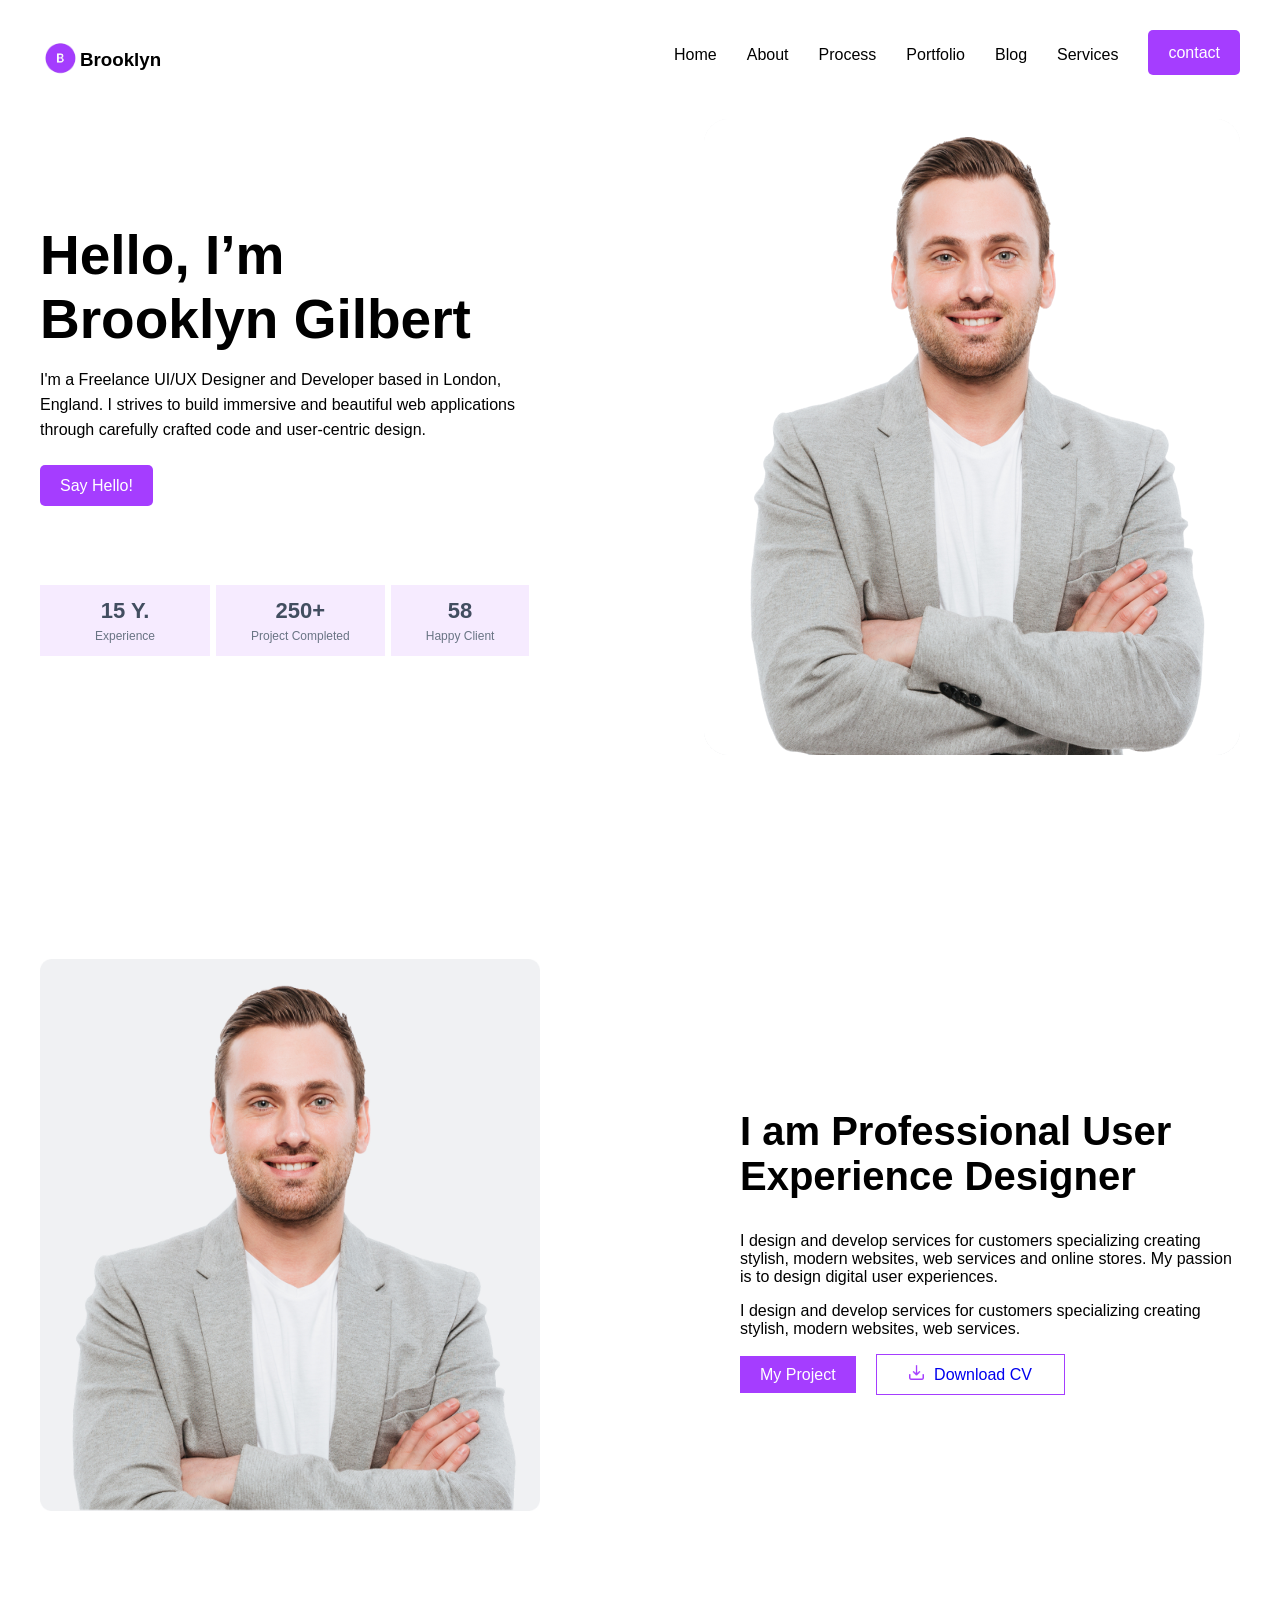
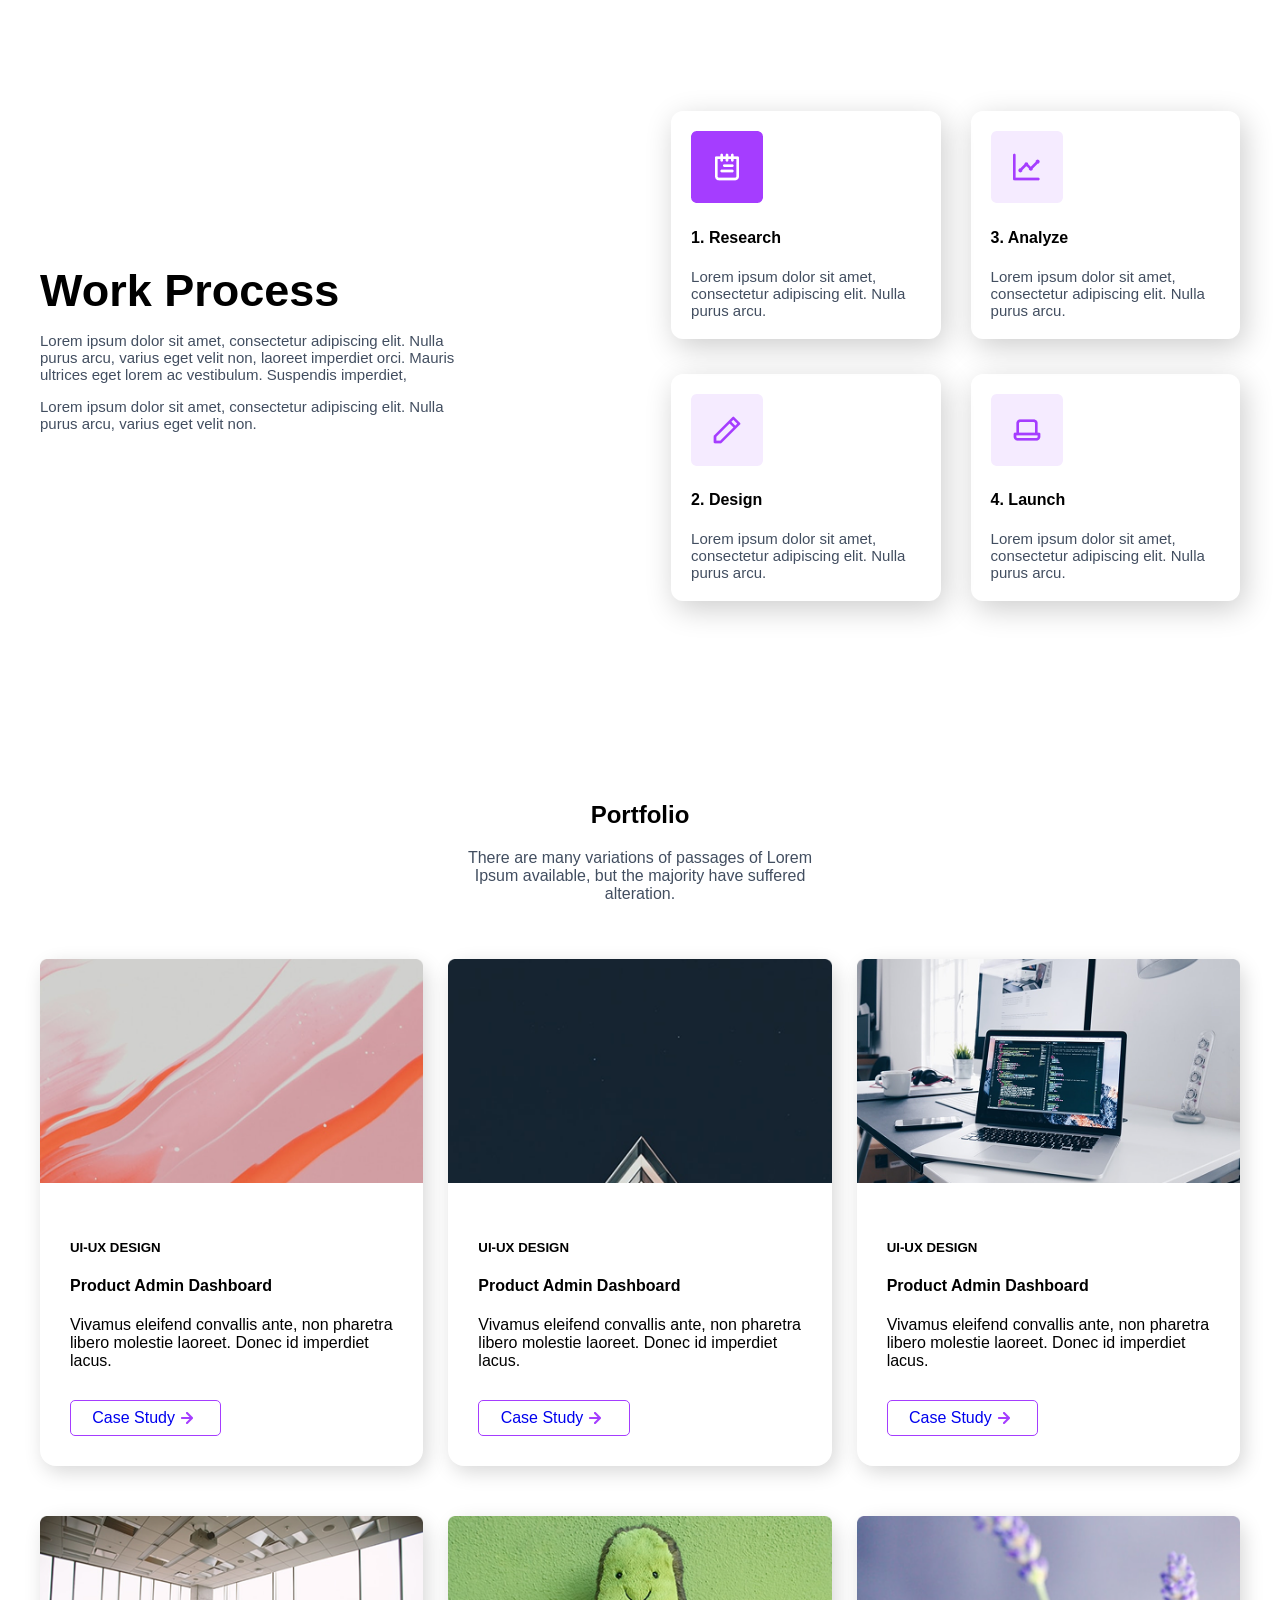
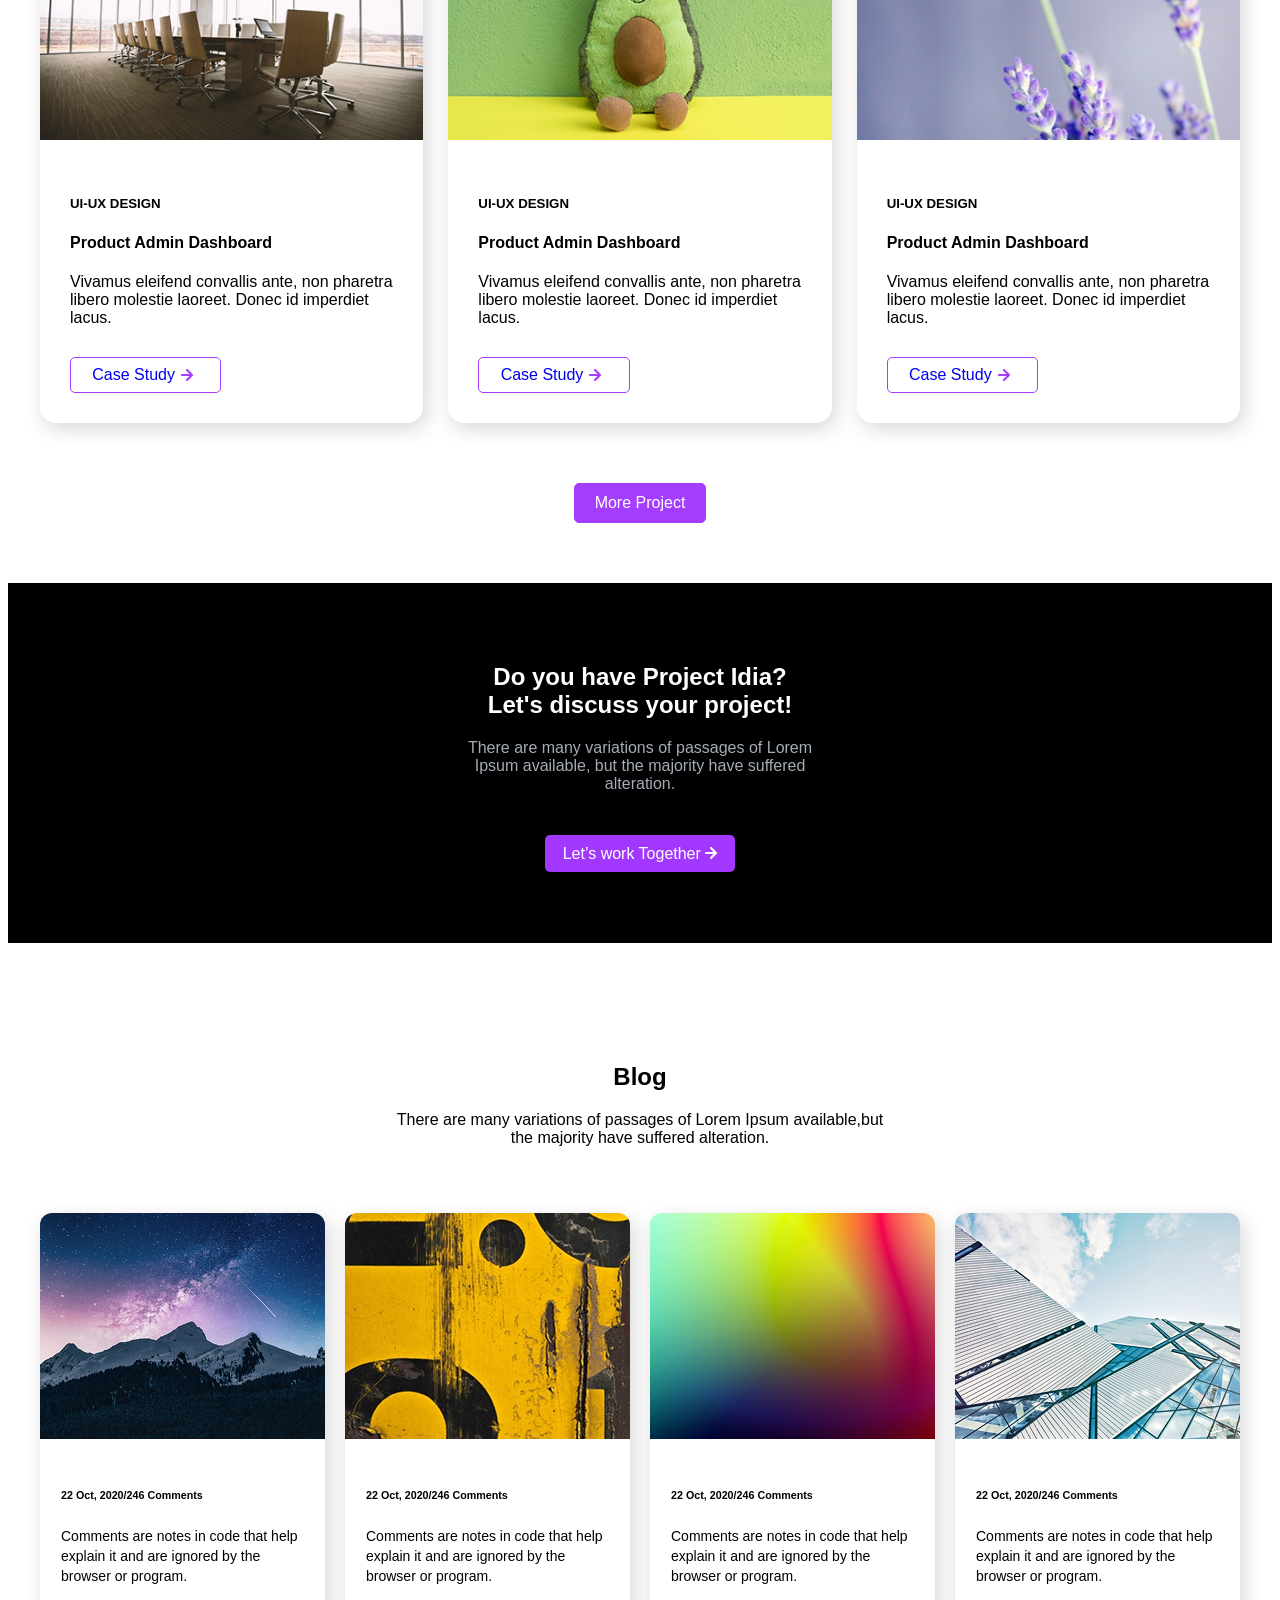
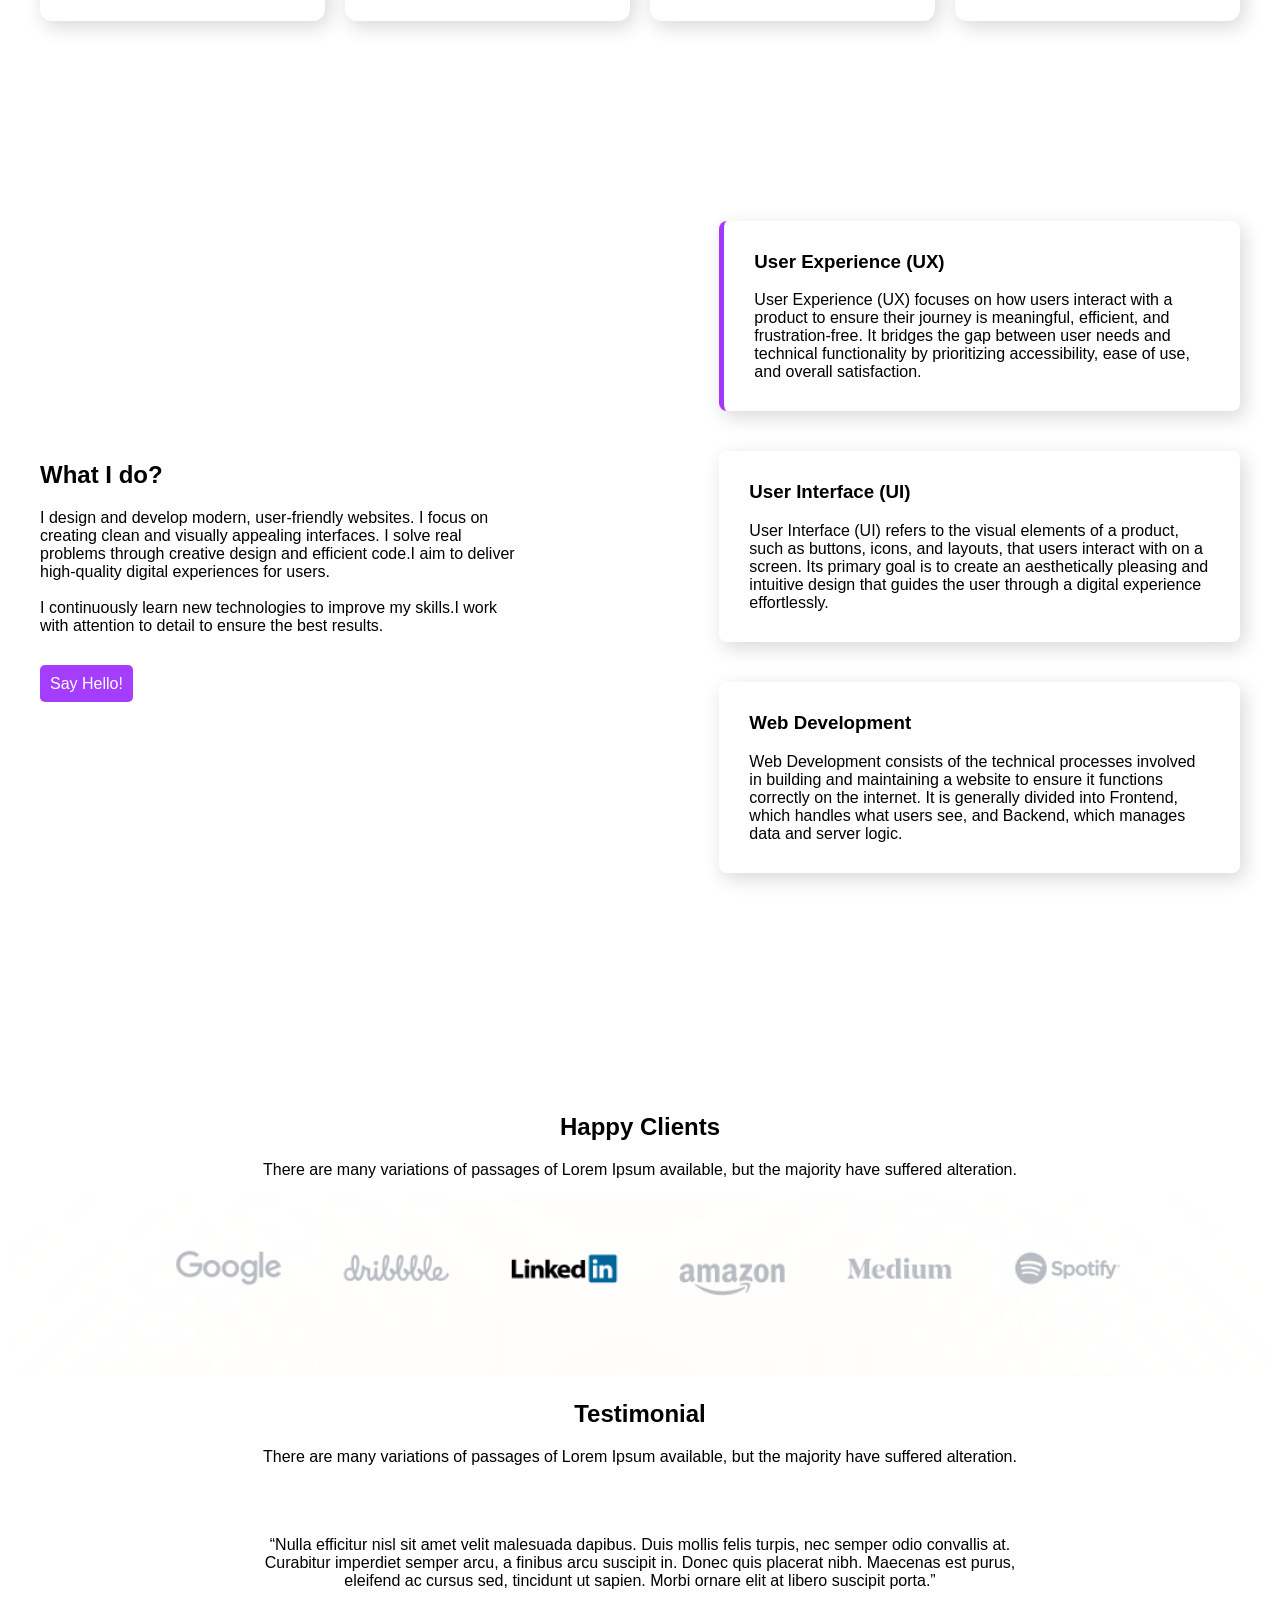
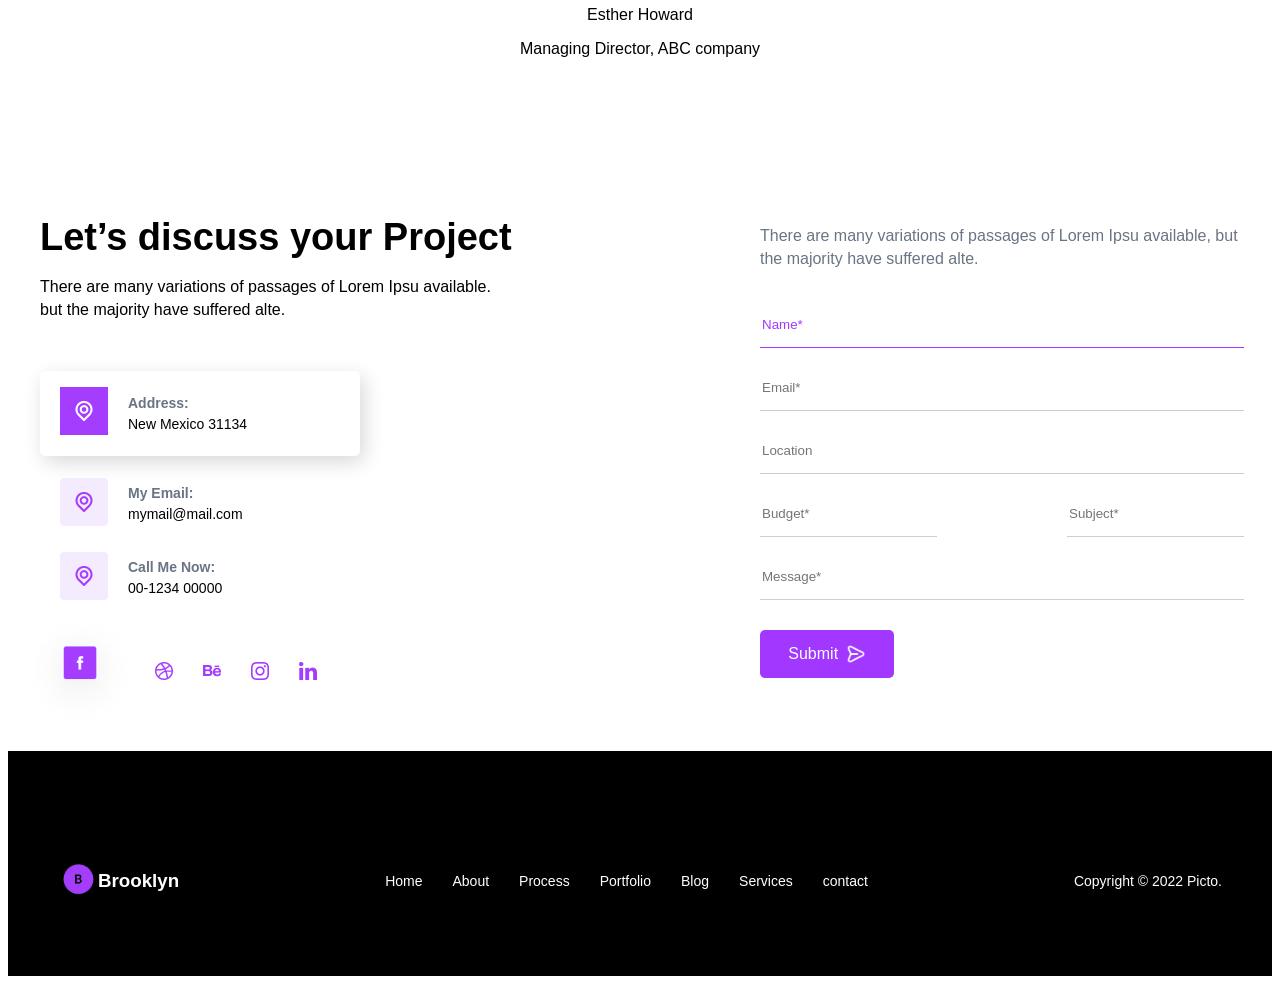
<file: index.html>
<!DOCTYPE html>
<html lang="en">
<head>
    <meta charset="UTF-8">
    <meta name="viewport" content="width=device-width, initial-scale=1.0">
    <title>Document</title>
    <link rel="stylesheet" href="/style.css">
</head>
<body>
    
<!-------------- navber ---------------->

<nav class="navber">

    <div class="logo">
        <div>
        <img src="/src/logo.png" alt=""></div>
        <div><h3>Brooklyn</h3></div>
    </div>

    <div class="menu">
        <p>Home</p>
        <p>About</p>
        <p>Process</p>
        <p>Portfolio</p>
        <p>Blog</p>
        <p>Services</p>
        <a class="contact" href="#">contact</a>
    </div>        

    </div>

</nav>

<!----------- hero-section ------------>

<section class="hero-section">

    <div>
        <div class="hero-text">
            <h1>Hello, I’m <br>Brooklyn Gilbert</h1>
            <p>I'm a Freelance UI/UX Designer and Developer based in London, England. I strives to build immersive and beautiful web applications through carefully crafted code and user-centric design.</p>
            <a href="#">Say Hello!</a>
        </div>
    
        <div class="card-item">
            <div class="card-1">
                <h4>15 Y.</h4>
                <p>Experience</p>
            </div>

            <div class="card-2">
                <h4>250+</h4>
                <p>Project Completed</p>
            </div>

            <div class="card-3">
                <h4>58</h4>
                <p>Happy Client</p>
            </div>
        </div>
    </div>

    <div>
        <img src="/src/img/img/Brooklyn.png" alt="">
    </div>

</section> 

<!----------- Professional-section ------------>

<section class="main-container">
    <div class="left-container">
        <div>
            <img src="/img/img/Brooklyn02.png" alt="">
        </div>
        
    </div>

    <div class="right-container">
        <div><h2>I am Professional User Experience Designer</h2>
        <p>I design and develop services for customers specializing creating stylish, modern websites, web services and online stores. My passion is to design digital user experiences.</p>
        <p>I design and develop services for customers specializing creating stylish, modern websites, web services.</p>
        </div>

        <div class="right-button">
            <div class="but-1"><a href="#">My Project</a></div>
            <div class="but-2"><a href="#"><img src="/img/img/Arrows/Vector.png" alt="">Download CV</a></div>
        </div>
    </div>
</section>
    
<!----------- work process ------------>

<section class="work-process">

    <div class="work">
        <h1>Work Process</h1>
        <p>Lorem ipsum dolor sit amet, consectetur adipiscing elit. Nulla purus arcu, varius eget velit non, laoreet imperdiet orci. Mauris ultrices eget lorem ac vestibulum. Suspendis imperdiet,</p>
        <p>Lorem ipsum dolor sit amet, consectetur adipiscing elit. Nulla purus arcu, varius eget velit non.</p>
    </div>

    <div class="card-container">
        <div class="left-card">
            <div class="left-1">
                <img src="/img/img/Arrows/Frame1.png" alt=""><br>
                <h4>1. Research</h4>
                <p>Lorem ipsum dolor sit amet, consectetur adipiscing elit. Nulla purus arcu.</p>
            </div>
            <div class="left-2">
                <img src="/img/img/Arrows/Frame2.png" alt="">
                <h4>2. Design</h4>
                <p>Lorem ipsum dolor sit amet, consectetur adipiscing elit. Nulla purus arcu.</p>
            </div>
        </div>

        <div class="right-card">
            <div class="left-1">
                <img src="/img/img/Arrows/Frame3.png" alt=""><br>
                <h4>3. Analyze</h4>
                <p>Lorem ipsum dolor sit amet, consectetur adipiscing elit. Nulla purus arcu.</p>
            </div>
            <div class="left-2">
                <img src="/img/img/Arrows/Frame4.png" alt="">
                <h4>4. Launch</h4>
                <p>Lorem ipsum dolor sit amet, consectetur adipiscing elit. Nulla purus arcu.</p>
            </div>
        </div>
    </div>

</section>

<!----------- Portfolio ------------>

<section class="portfolio-section">

    <div class="portfolio">
        <h1 id="title">Portfolio</h1>
        <p>There are many variations of passages of Lorem Ipsum available,
        but the majority have suffered alteration.</p>
    </div>

    <div class="top-portfolio">
        <div class="portfolio-image"><img class="image" src="/img/img/porfolio.png"alt="">
            <div class="text"><h5>UI-UX DESIGN</h5>
            <h4>Product Admin Dashboard</h4>
            <p>Vivamus eleifend convallis ante, non pharetra libero molestie laoreet. Donec id imperdiet lacus.</p>
            <a href="#">Case Study <img src="/img/img/Arrows/right arrow.png" alt=""></a></div>
        </div>
        <div class="portfolio-image"><img class="image" src="/img/img/porfolio(2).png"alt="">
            <div class="text"><h5>UI-UX DESIGN</h5>
            <h4>Product Admin Dashboard</h4>
            <p>Vivamus eleifend convallis ante, non pharetra libero molestie laoreet. Donec id imperdiet lacus.</p>
            <a href="#">Case Study <img src="/img/img/Arrows/right arrow.png" alt=""></a></div>
        </div>
        <div class="portfolio-image"><img class="image" src="/img/img/porfolio(1).png"alt="">
            <div class="text"><h5>UI-UX DESIGN</h5>
            <h4>Product Admin Dashboard</h4>
            <p>Vivamus eleifend convallis ante, non pharetra libero molestie laoreet. Donec id imperdiet lacus.</p>
            <a href="#">Case Study <img src="/img/img/Arrows/right arrow.png" alt=""></a></div>
        </div>
    </div>

    <div class="buttom-portfolio">
        <div class="portfolio-image"><img class="image" src="/img/img/porfolio(4).png"alt="">
            <div class="text"><h5>UI-UX DESIGN</h5>
            <h4>Product Admin Dashboard</h4>
            <p>Vivamus eleifend convallis ante, non pharetra libero molestie laoreet. Donec id imperdiet lacus.</p>
            <a href="#">Case Study <img src="/img/img/Arrows/right arrow.png" alt=""></a></div>
        </div>
        <div class="portfolio-image"><img class="image" src="/img/img/portfolio01.png"alt="">
            <div class="text"><h5>UI-UX DESIGN</h5>
            <h4>Product Admin Dashboard</h4>
            <p>Vivamus eleifend convallis ante, non pharetra libero molestie laoreet. Donec id imperdiet lacus.</p>
            <a href="#">Case Study <img src="/img/img/Arrows/right arrow.png" alt=""></a></div>
        </div>
        <div class="portfolio-image"><img class="image" src="/img/img/porfolio(3).png"alt="">
            <div class="text"><h5>UI-UX DESIGN</h5>
            <h4>Product Admin Dashboard</h4>
            <p>Vivamus eleifend convallis ante, non pharetra libero molestie laoreet. Donec id imperdiet lacus.</p>
            <a href="#">Case Study <img src="/img/img/Arrows/right arrow.png" alt=""></a></div>
        </div>
    </div>

    <a id="down-button" href="#">More Project</a>

</section>

<!----------- Project Idia ------------>

<section class="project-container">
<div class="Project">
    <h1 id="project-h1">Do you have Project Idia?<br>
    Let's discuss your project!</h1>
    <p class="project-p">There are many variations of passages of Lorem Ipsum available,
    but the majority have suffered alteration.</p><br><br>
    <a id="Project a" href="#">Let’s work Together <img src="/img/img/Arrows/Vector2.png" alt=""></a>

</div>
</section>

<!----------- Blog ------------>

<section class="blog-section">

    <div class="blog-text">
        <h1>Blog</h1>
        <p>There are many variations of passages of Lorem Ipsum available,but the majority have suffered alteration.</p>
    </div>

    <div class="blog-image">
        <div class="box-shadow"><img src="/img/img/blog01.png" alt="">
            <div class="box-text"><h6>22 Oct, 2020/246 Comments</h6>
        <p>Comments are notes in code that help explain it and are ignored by the browser or program.</p></div>
        </div>

        <div class="box-shadow"><img src="/img/img/blog02.png" alt="">
            <div class="box-text"><h6>22 Oct, 2020/246 Comments</h6>
            <p>Comments are notes in code that help explain it and are ignored by the browser or program.</p></div>
        </div>

        <div class="box-shadow"><img src="/img/img/blog03.png" alt="">
            <div class="box-text"><h6>22 Oct, 2020/246 Comments</h6>
            <p>Comments are notes in code that help explain it and are ignored by the browser or program.</p></div>
        </div>

        <div class="box-shadow"><img src="/img/img/blog04.png" alt="">
            <div class="box-text"><h6>22 Oct, 2020/246 Comments</h6>
            <p>Comments are notes in code that help explain it and are ignored by the browser or program.</p></div>
        </div>
    </div>

</section>

<!----------- What I do? ------------>

<section class="main-container">

    <div class="i-do">
        <h1>What I do?</h1>
        <p>I design and develop modern, user-friendly websites.
        I focus on creating clean and visually appealing interfaces.
        I solve real problems through creative design and efficient code.I aim to deliver high-quality digital experiences for users. <br><br>I continuously learn new technologies to improve my skills.I work with attention to detail to ensure the best results.</p>
        <a href="#">Say Hello!</a>
    </div>

    <div class="paragraph">
        <div class="border">
            <h3>User Experience (UX)</h3>
            <p>User Experience (UX) focuses on how users interact with a product to ensure their journey is meaningful, efficient, and frustration-free. It bridges the gap between user needs and technical functionality by prioritizing accessibility, ease of use, and overall satisfaction.</p>
        </div>
        <div>
            <h3>User Interface (UI)</h3>
            <p>User Interface (UI) refers to the visual elements of a product, such as buttons, icons, and layouts, that users interact with on a screen. Its primary goal is to create an aesthetically pleasing and intuitive design that guides the user through a digital experience effortlessly.</p></div>
        <div>
            <h3>Web Development</h3>
            <p>Web Development consists of the technical processes involved in building and maintaining a website to ensure it functions correctly on the internet. It is generally divided into Frontend, which handles what users see, and Backend, which manages data and server logic.</p>
        </div>
    </div>

</section>

<!----------- Happy ------------>

<section >
    <div class="happy">
        <h1>Happy Clients</h1>
        <p>There are many variations of passages of Lorem Ipsum available,
        but the majority have suffered alteration.</p>
        <img src="/img/sponcer.png" alt="">
    </div>

</section>


<!----------- Testimonial ------------>

<section class="test">
    <div class="div-1"><h2>Testimonial</h2>
    <p>There are many variations of passages of Lorem Ipsum available,
    but the majority have suffered alteration.</p></div>

    <div><p>“Nulla efficitur nisl sit amet velit malesuada dapibus. Duis mollis felis turpis, nec semper odio convallis at. Curabitur imperdiet semper arcu, a finibus arcu suscipit in. Donec quis placerat nibh. Maecenas est purus, eleifend ac cursus sed, tincidunt ut sapien.
    Morbi ornare elit at libero suscipit porta.”</p>
    <p>Esther Howard</p> <p>Managing Director, ABC company</p>
    </div> 
</section>

        <!----------- discuss & form ------------>

<section class="discuss">

    <div class="container-div">
        <div class="left-side">
            <div class="top-part">
                <h3>Let’s discuss your Project</h3>
                <p>There are many variations of passages of Lorem Ipsu available. <br> but the majority have suffered alte.</p>
            </div>

            <div class="icon-content top-icon">
                <div class="icon-1"><img class="address" src="/img/img/Arrows/Frame 51.png" alt=""></div>
                <div class="icon-text"><h6>Address:</h6><p>New Mexico 31134</p>
                </div>
            </div>
            
            <div class="icon-content">
                <div class="icon-2"><img src="/img/img/Arrows/Frame 50.png" alt=""></div>
                <div class="icon-text"><h6>My Email:</h6><p>mymail@mail.com</p>
                </div>
            </div>

            <div class="icon-content">
                <div class="icon-3"><img src="/img/img/Arrows/Frame 50.png" alt=""></div>
                <div class="icon-text"><h6>Call Me Now:</h6><p>00-1234 00000</p>
                </div>
            </div>

            <div class="social-icon">
                <img class="facebook" src="/img/img/Arrows/Social Media card.png" alt="">
                <img src="/img/img/Arrows/Social(1).png" alt="">
                <img src="/img/img/Arrows/Social(4).png" alt="">
                <img src="/img/img/Arrows/Social(2).png" alt="">
                <img src="/img/img/Arrows/linkdin.png" alt="">
            </div>
            

        </div>

        <!-----------form ------------>

        <div class="form">
            <p>There are many variations of passages of Lorem Ipsu available,
            but the majority have suffered alte.</p>

            <form class="input" action="">
                <input id="name-color" placeholder="Name*" type="text"><br>
                <input placeholder="Email*" type="text"><br>
                <input placeholder="Location" type="text"><br>
            <div class="different">
                <div>
                    <input placeholder="Budget*" type="text">
                </div>
                <div>
                    <input placeholder="Subject*" type="text">
                </div>
            </div>
                <input placeholder="Message*" type="text"><br>
                <a href="#">Submit <img src="/img/img/Arrows/Paper Plane.png" alt="">
                </a>
            </form>
        </div>

    </div>

</section>

<!-------------- footer ---------------->

<nav class="footer">

    <div class="footer-logo">
        <div>
        <img src="/src/logo.png" alt=""></div>
        <div><h3>Brooklyn</h3></div>
    </div>

    <div class="menu-item">
        <p>Home</p>
        <p>About</p>
        <p>Process</p>
        <p>Portfolio</p>
        <p>Blog</p>
        <p>Services</p>
        <p>contact</p>
    </div> 
    
    <div>
        <p class="copy">Copyright © 2022 Picto.</p>
    </div>

</nav>

</body>
</html>
</file>
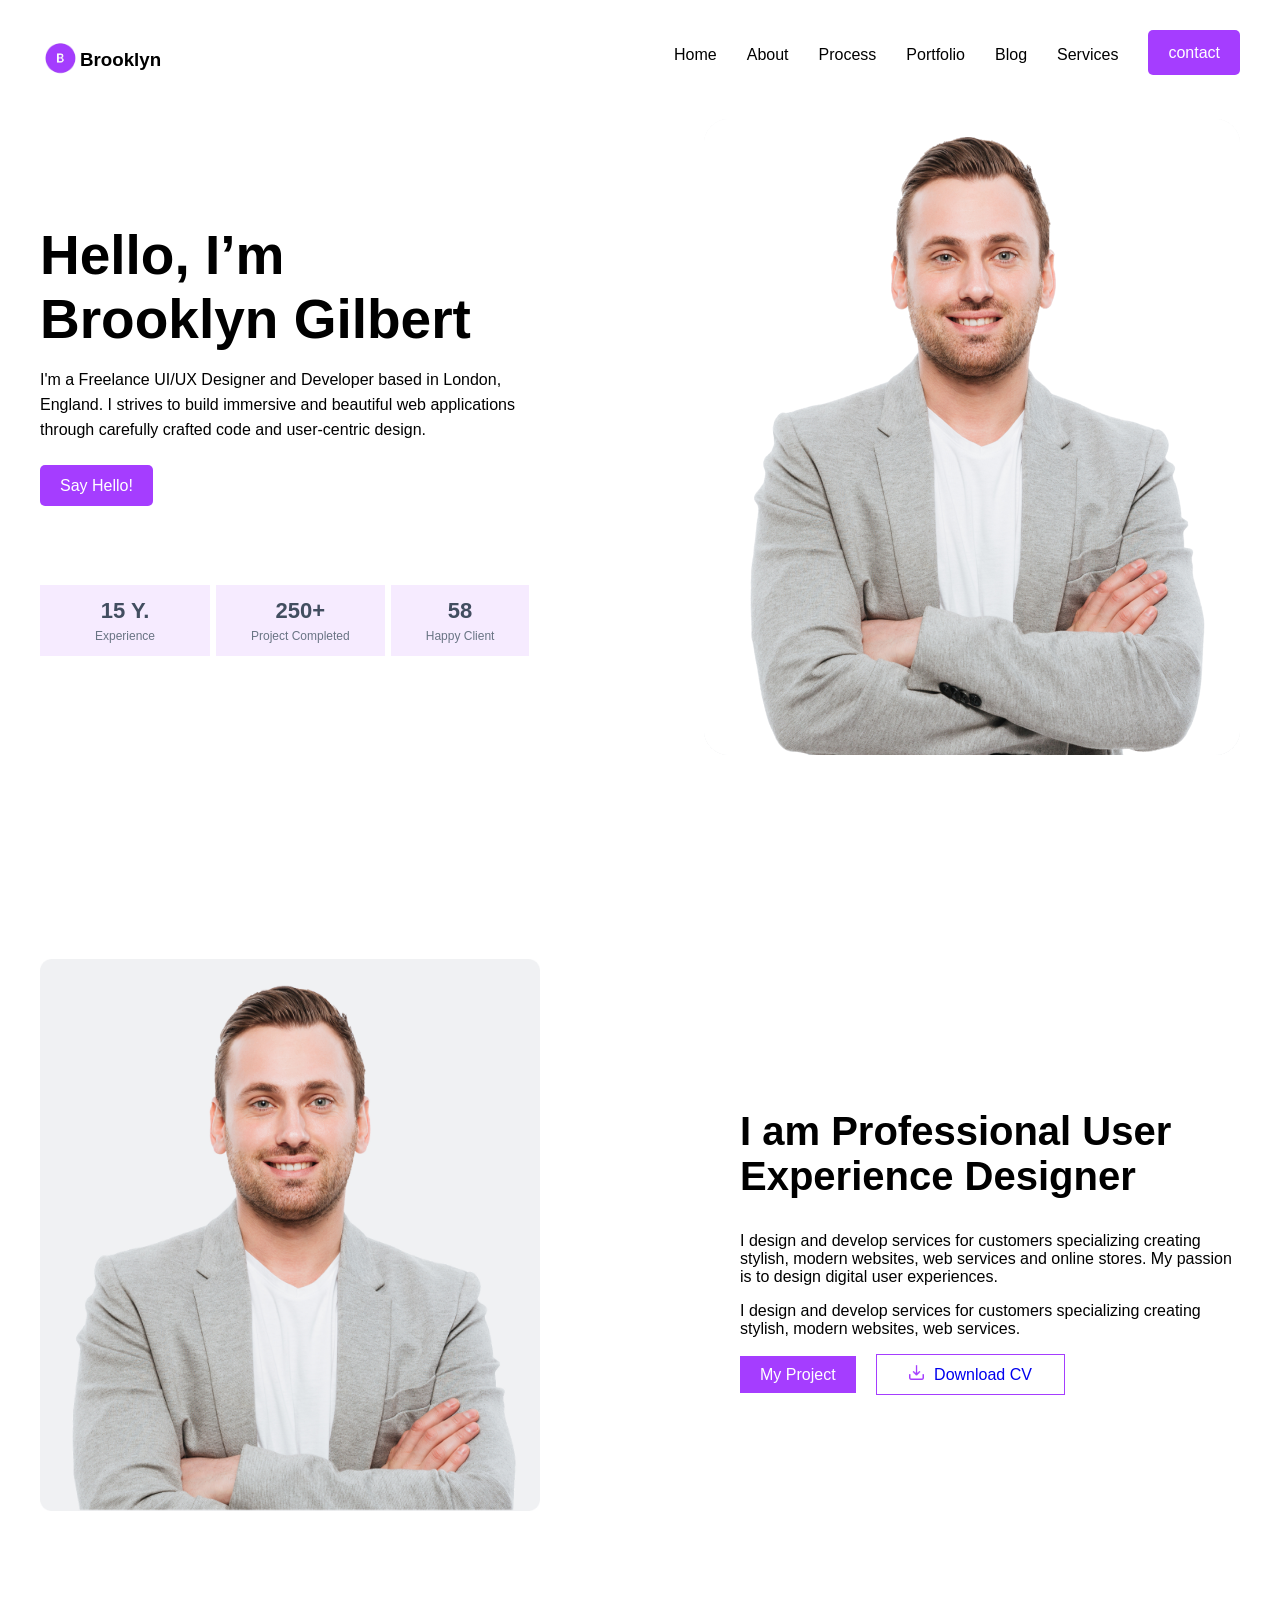
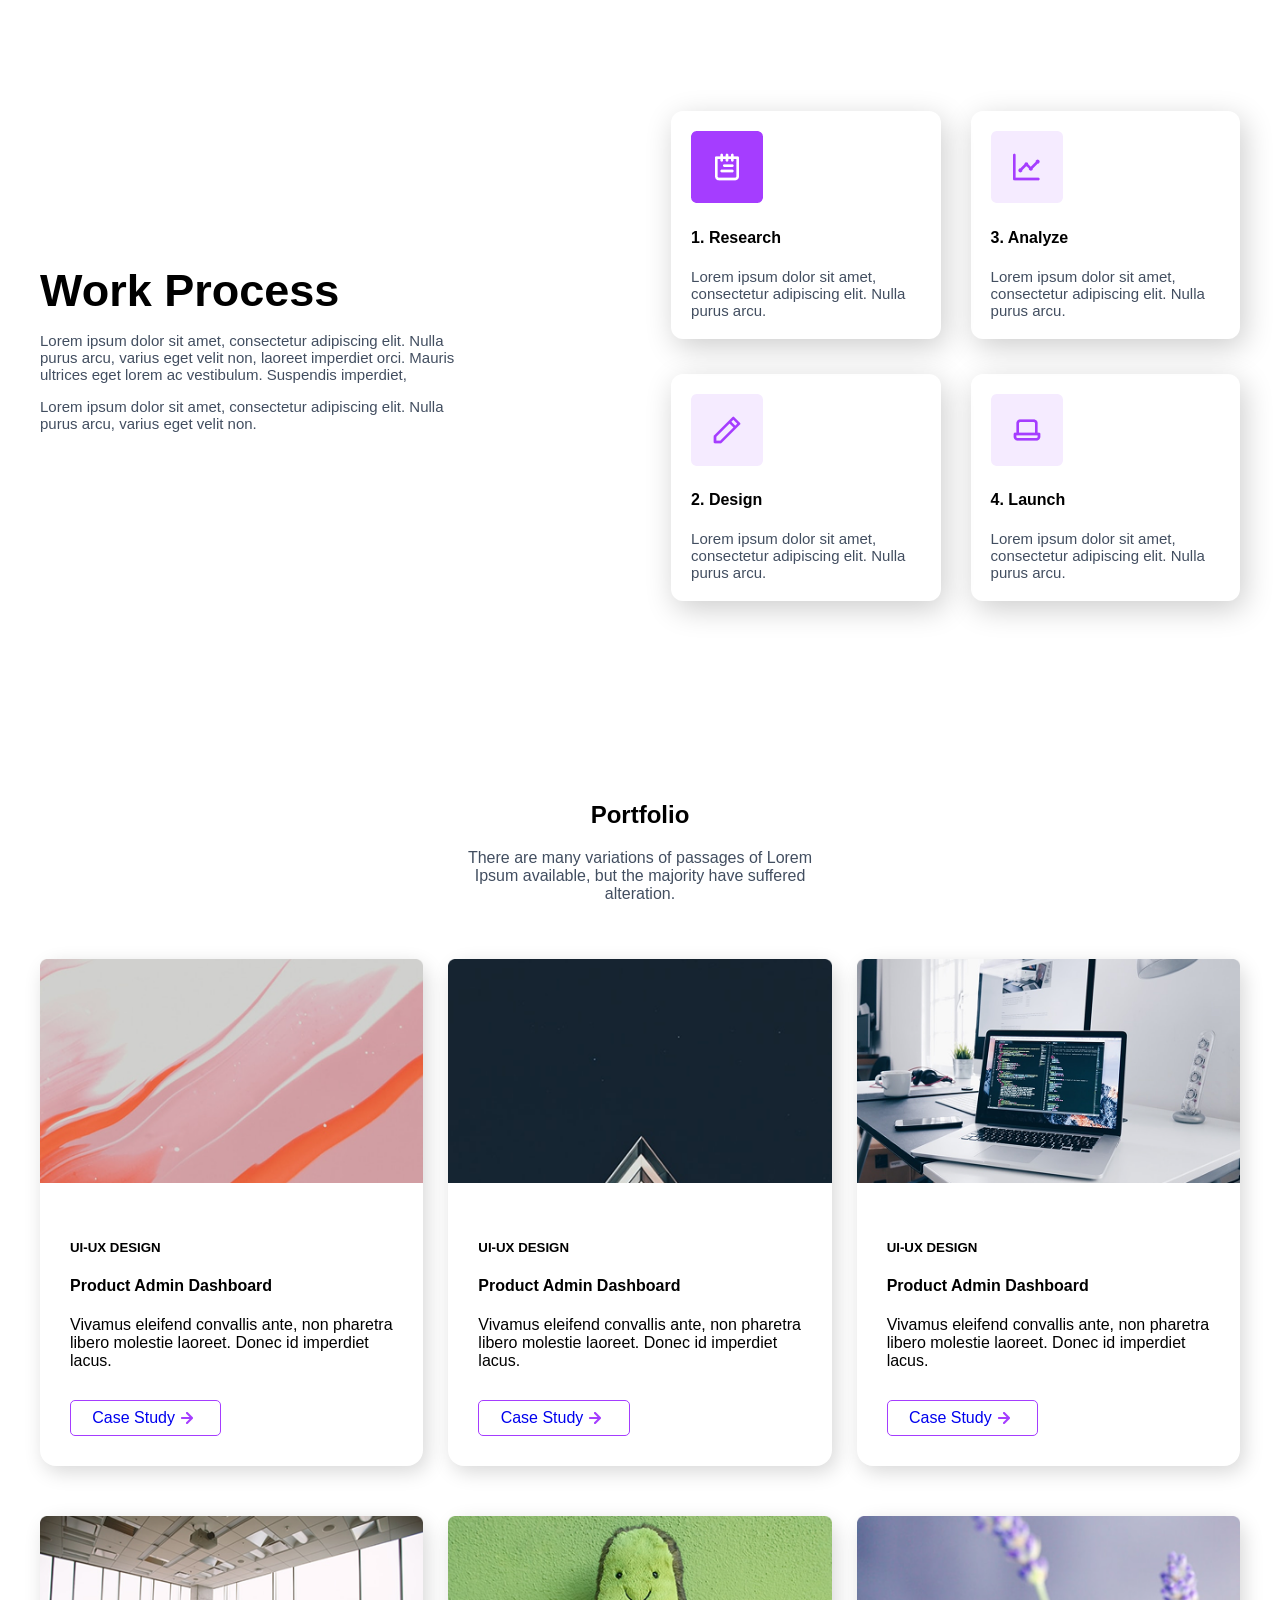
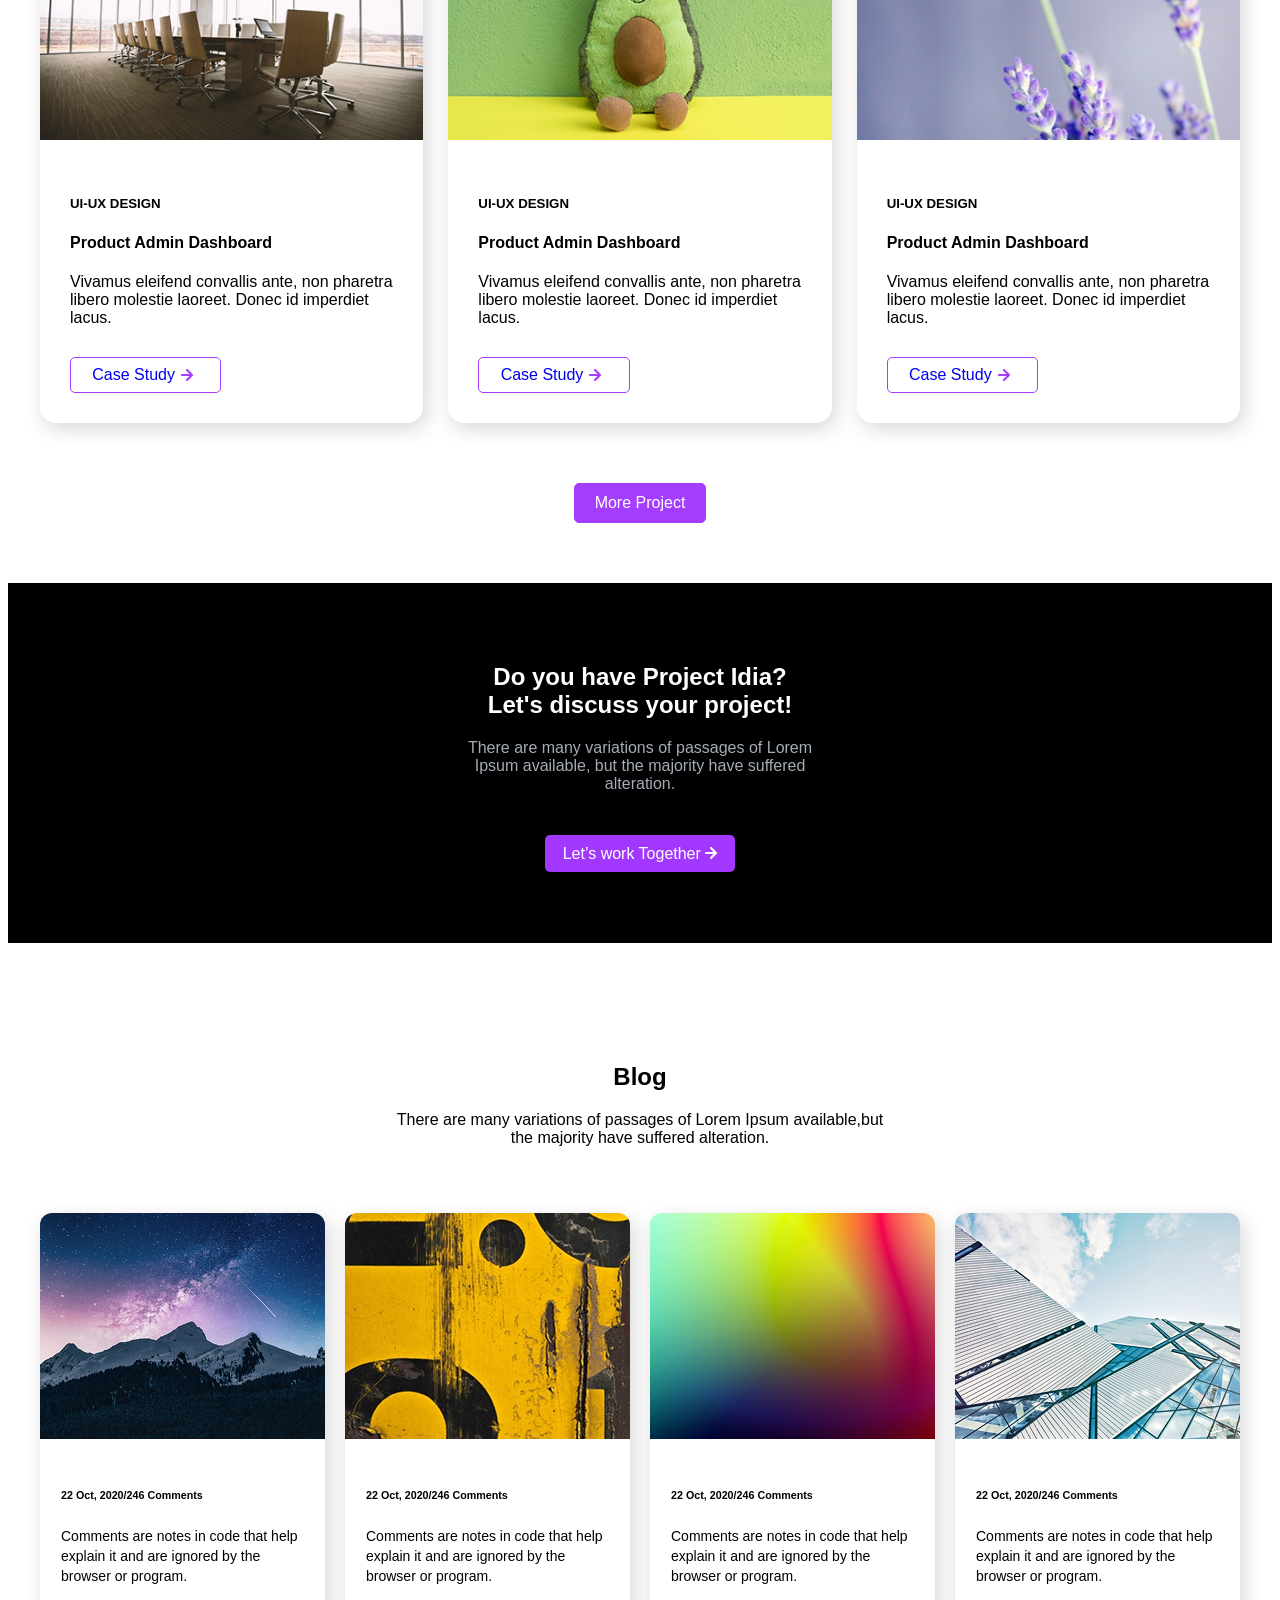
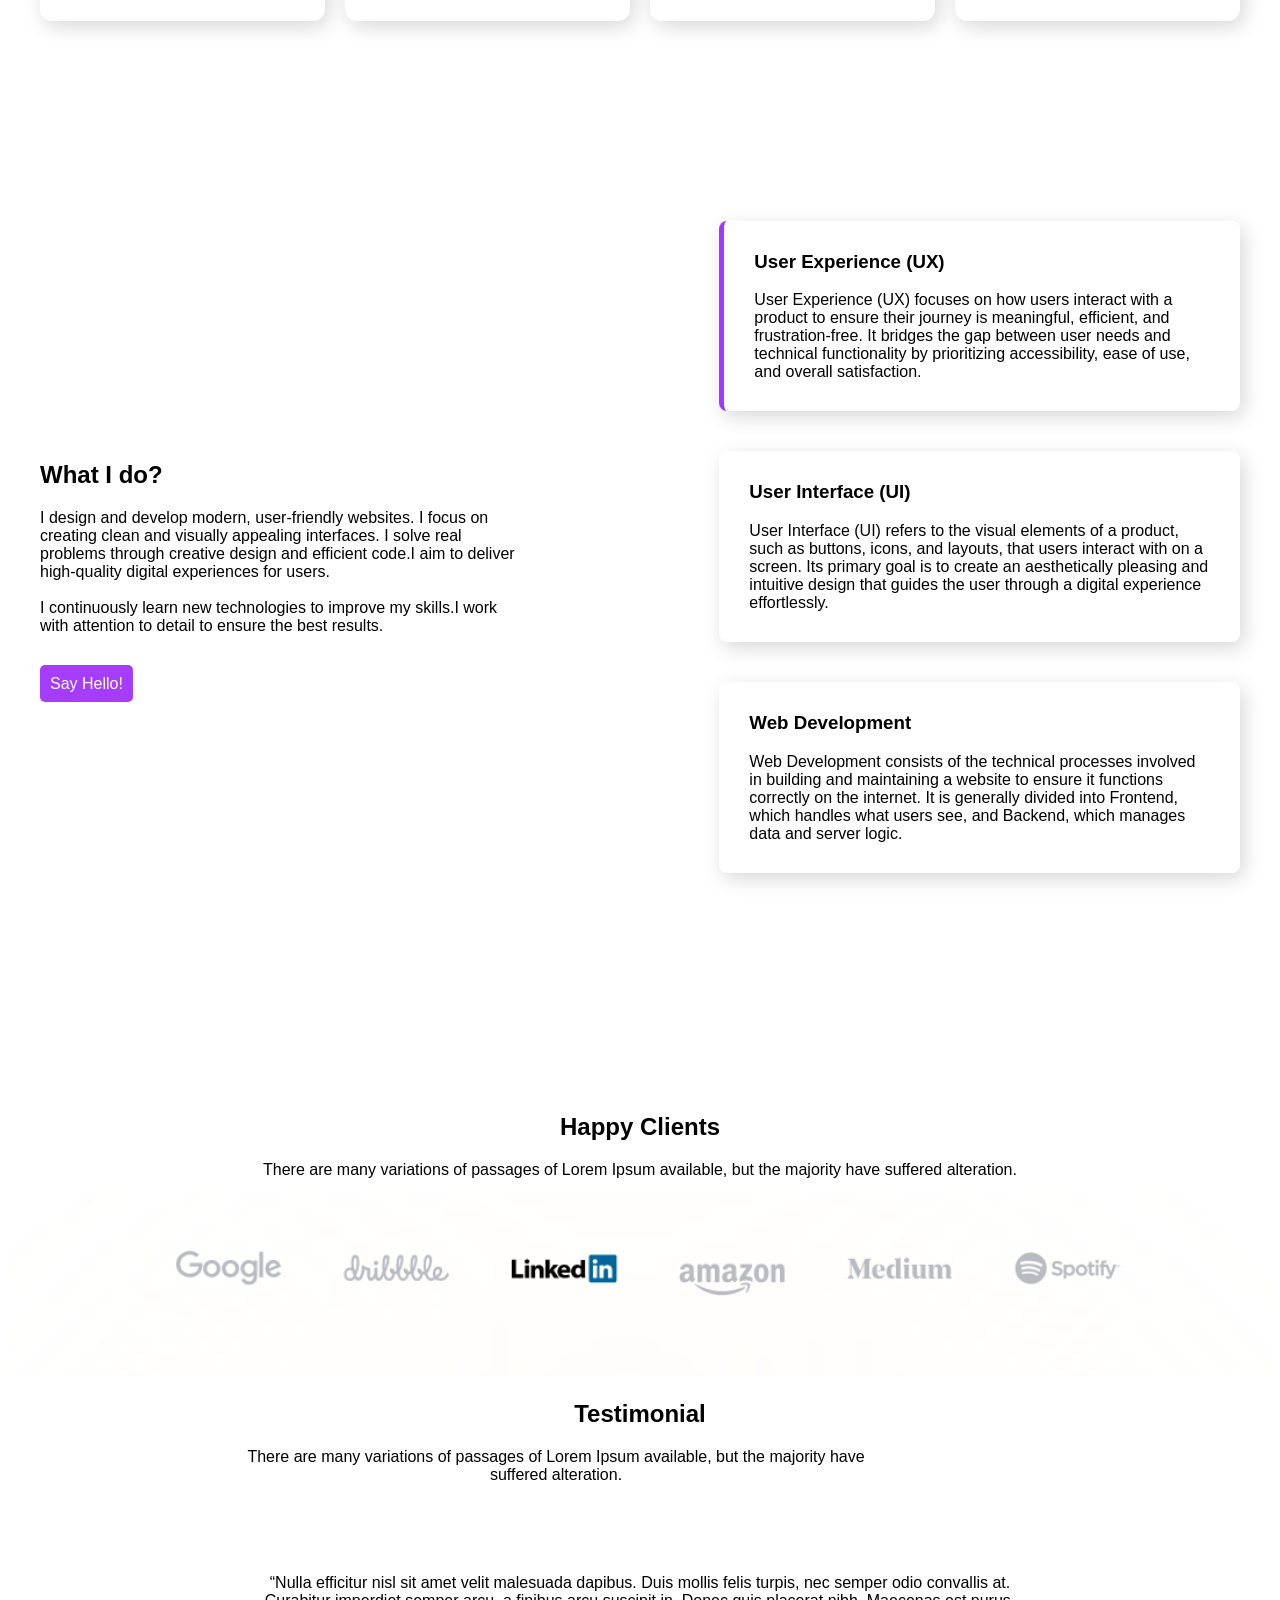
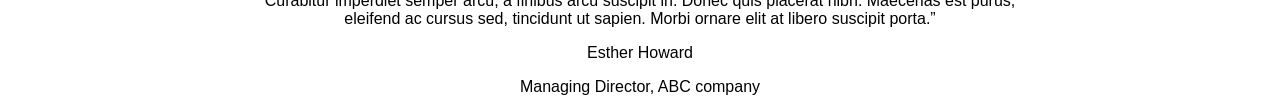
<file: personal.html>
<!DOCTYPE html>
<html lang="en">
<head>
    <meta charset="UTF-8">
    <meta name="viewport" content="width=device-width, initial-scale=1.0">
    <title>Document</title>
    <link rel="stylesheet" href="/personal-design.css">
</head>
<body>
    
<!-------------- navber ---------------->

<nav class="navber">

    <div class="logo">
        <div>
        <img src="/src/logo.png" alt=""></div>
        <div><h3>Brooklyn</h3></div>
    </div>

    <div class="menu">
        <p>Home</p>
        <p>About</p>
        <p>Process</p>
        <p>Portfolio</p>
        <p>Blog</p>
        <p>Services</p>
        <a class="contact" href="#">contact</a>
    </div>        

    </div>

</nav>

<!----------- hero-section ------------>

<section class="hero-section">

    <div>
        <div class="hero-text">
            <h1>Hello, I’m <br>Brooklyn Gilbert</h1>
            <p>I'm a Freelance UI/UX Designer and Developer based in London, England. I strives to build immersive and beautiful web applications through carefully crafted code and user-centric design.</p>
            <a href="#">Say Hello!</a>
        </div>
    
        <div class="card-item">
            <div class="card-1">
                <h4>15 Y.</h4>
                <p>Experience</p>
            </div>

            <div class="card-2">
                <h4>250+</h4>
                <p>Project Completed</p>
            </div>

            <div class="card-3">
                <h4>58</h4>
                <p>Happy Client</p>
            </div>
        </div>
    </div>

    <div>
        <img src="/src/img/img/Brooklyn.png" alt="">
    </div>

</section> 

<!----------- Professional-section ------------>

<section class="main-container">
    <div class="left-container">
        <div>
            <img src="/img/img/Brooklyn02.png" alt="">
        </div>
        
    </div>

    <div class="right-container">
        <div><h2>I am Professional User Experience Designer</h2>
        <p>I design and develop services for customers specializing creating stylish, modern websites, web services and online stores. My passion is to design digital user experiences.</p>
        <p>I design and develop services for customers specializing creating stylish, modern websites, web services.</p>
        </div>

        <div class="right-button">
            <div class="but-1"><a href="#">My Project</a></div>
            <div class="but-2"><a href="#"><img src="/img/img/Arrows/Vector.png" alt="">Download CV</a></div>
        </div>
    </div>
</section>
    
<!----------- work process ------------>

<section class="work-process">

    <div class="work">
        <h1>Work Process</h1>
        <p>Lorem ipsum dolor sit amet, consectetur adipiscing elit. Nulla purus arcu, varius eget velit non, laoreet imperdiet orci. Mauris ultrices eget lorem ac vestibulum. Suspendis imperdiet,</p>
        <p>Lorem ipsum dolor sit amet, consectetur adipiscing elit. Nulla purus arcu, varius eget velit non.</p>
    </div>

    <div class="card-container">
        <div class="left-card">
            <div class="left-1">
                <img src="/img/img/Arrows/Frame1.png" alt=""><br>
                <h4>1. Research</h4>
                <p>Lorem ipsum dolor sit amet, consectetur adipiscing elit. Nulla purus arcu.</p>
            </div>
            <div class="left-2">
                <img src="/img/img/Arrows/Frame2.png" alt="">
                <h4>2. Design</h4>
                <p>Lorem ipsum dolor sit amet, consectetur adipiscing elit. Nulla purus arcu.</p>
            </div>
        </div>

        <div class="right-card">
            <div class="left-1">
                <img src="/img/img/Arrows/Frame3.png" alt=""><br>
                <h4>3. Analyze</h4>
                <p>Lorem ipsum dolor sit amet, consectetur adipiscing elit. Nulla purus arcu.</p>
            </div>
            <div class="left-2">
                <img src="/img/img/Arrows/Frame4.png" alt="">
                <h4>4. Launch</h4>
                <p>Lorem ipsum dolor sit amet, consectetur adipiscing elit. Nulla purus arcu.</p>
            </div>
        </div>
    </div>

</section>

<!----------- Portfolio ------------>

<section class="portfolio-section">

    <div class="portfolio">
        <h1 id="title">Portfolio</h1>
        <p>There are many variations of passages of Lorem Ipsum available,
        but the majority have suffered alteration.</p>
    </div>

    <div class="top-portfolio">
        <div class="portfolio-image"><img class="image" src="/img/img/porfolio.png"alt="">
            <div class="text"><h5>UI-UX DESIGN</h5>
            <h4>Product Admin Dashboard</h4>
            <p>Vivamus eleifend convallis ante, non pharetra libero molestie laoreet. Donec id imperdiet lacus.</p>
            <a href="#">Case Study <img src="/img/img/Arrows/right arrow.png" alt=""></a></div>
        </div>
        <div class="portfolio-image"><img class="image" src="/img/img/porfolio(2).png"alt="">
            <div class="text"><h5>UI-UX DESIGN</h5>
            <h4>Product Admin Dashboard</h4>
            <p>Vivamus eleifend convallis ante, non pharetra libero molestie laoreet. Donec id imperdiet lacus.</p>
            <a href="#">Case Study <img src="/img/img/Arrows/right arrow.png" alt=""></a></div>
        </div>
        <div class="portfolio-image"><img class="image" src="/img/img/porfolio(1).png"alt="">
            <div class="text"><h5>UI-UX DESIGN</h5>
            <h4>Product Admin Dashboard</h4>
            <p>Vivamus eleifend convallis ante, non pharetra libero molestie laoreet. Donec id imperdiet lacus.</p>
            <a href="#">Case Study <img src="/img/img/Arrows/right arrow.png" alt=""></a></div>
        </div>
    </div>

    <div class="buttom-portfolio">
        <div class="portfolio-image"><img class="image" src="/img/img/porfolio(4).png"alt="">
            <div class="text"><h5>UI-UX DESIGN</h5>
            <h4>Product Admin Dashboard</h4>
            <p>Vivamus eleifend convallis ante, non pharetra libero molestie laoreet. Donec id imperdiet lacus.</p>
            <a href="#">Case Study <img src="/img/img/Arrows/right arrow.png" alt=""></a></div>
        </div>
        <div class="portfolio-image"><img class="image" src="/img/img/portfolio01.png"alt="">
            <div class="text"><h5>UI-UX DESIGN</h5>
            <h4>Product Admin Dashboard</h4>
            <p>Vivamus eleifend convallis ante, non pharetra libero molestie laoreet. Donec id imperdiet lacus.</p>
            <a href="#">Case Study <img src="/img/img/Arrows/right arrow.png" alt=""></a></div>
        </div>
        <div class="portfolio-image"><img class="image" src="/img/img/porfolio(3).png"alt="">
            <div class="text"><h5>UI-UX DESIGN</h5>
            <h4>Product Admin Dashboard</h4>
            <p>Vivamus eleifend convallis ante, non pharetra libero molestie laoreet. Donec id imperdiet lacus.</p>
            <a href="#">Case Study <img src="/img/img/Arrows/right arrow.png" alt=""></a></div>
        </div>
    </div>

    <a id="down-button" href="#">More Project</a>

</section>

<!----------- Project Idia ------------>

<section class="project-container">
<div class="Project">
    <h1 id="project-h1">Do you have Project Idia?<br>
    Let's discuss your project!</h1>
    <p class="project-p">There are many variations of passages of Lorem Ipsum available,
    but the majority have suffered alteration.</p><br><br>
    <a id="Project a" href="#">Let’s work Together <img src="/img/img/Arrows/Vector2.png" alt=""></a>

</div>
</section>

<!----------- Blog ------------>

<section class="blog-section">

    <div class="blog-text">
        <h1>Blog</h1>
        <p>There are many variations of passages of Lorem Ipsum available,but the majority have suffered alteration.</p>
    </div>

    <div class="blog-image">
        <div class="box-shadow"><img src="/img/img/blog01.png" alt="">
            <div class="box-text"><h6>22 Oct, 2020/246 Comments</h6>
        <p>Comments are notes in code that help explain it and are ignored by the browser or program.</p></div>
        </div>

        <div class="box-shadow"><img src="/img/img/blog02.png" alt="">
            <div class="box-text"><h6>22 Oct, 2020/246 Comments</h6>
            <p>Comments are notes in code that help explain it and are ignored by the browser or program.</p></div>
        </div>

        <div class="box-shadow"><img src="/img/img/blog03.png" alt="">
            <div class="box-text"><h6>22 Oct, 2020/246 Comments</h6>
            <p>Comments are notes in code that help explain it and are ignored by the browser or program.</p></div>
        </div>

        <div class="box-shadow"><img src="/img/img/blog04.png" alt="">
            <div class="box-text"><h6>22 Oct, 2020/246 Comments</h6>
            <p>Comments are notes in code that help explain it and are ignored by the browser or program.</p></div>
        </div>
    </div>

</section>

<!----------- What I do? ------------>

<section class="main-container">

    <div class="i-do">
        <h1>What I do?</h1>
        <p>I design and develop modern, user-friendly websites.
        I focus on creating clean and visually appealing interfaces.
        I solve real problems through creative design and efficient code.I aim to deliver high-quality digital experiences for users. <br><br>I continuously learn new technologies to improve my skills.I work with attention to detail to ensure the best results.</p>
        <a href="#">Say Hello!</a>
    </div>

    <div class="paragraph">
        <div class="border">
            <h3>User Experience (UX)</h3>
            <p>User Experience (UX) focuses on how users interact with a product to ensure their journey is meaningful, efficient, and frustration-free. It bridges the gap between user needs and technical functionality by prioritizing accessibility, ease of use, and overall satisfaction.</p>
        </div>
        <div>
            <h3>User Interface (UI)</h3>
            <p>User Interface (UI) refers to the visual elements of a product, such as buttons, icons, and layouts, that users interact with on a screen. Its primary goal is to create an aesthetically pleasing and intuitive design that guides the user through a digital experience effortlessly.</p></div>
        <div>
            <h3>Web Development</h3>
            <p>Web Development consists of the technical processes involved in building and maintaining a website to ensure it functions correctly on the internet. It is generally divided into Frontend, which handles what users see, and Backend, which manages data and server logic.</p>
        </div>
    </div>

</section>

<!----------- Happy ------------>

<section >
    <div class="happy">
        <h1>Happy Clients</h1>
        <p>There are many variations of passages of Lorem Ipsum available,
        but the majority have suffered alteration.</p>
        <img src="/img/sponcer.png" alt="">
    </div>

</section>


<!----------- Testimonial ------------>

<section class="test">
    <div class="div-1"><h2>Testimonial</h2>
    <p>There are many variations of passages of Lorem Ipsum available,
    but the majority have suffered alteration.</p></div>

    <div><p>“Nulla efficitur nisl sit amet velit malesuada dapibus. Duis mollis felis turpis, nec semper odio convallis at. Curabitur imperdiet semper arcu, a finibus arcu suscipit in. Donec quis placerat nibh. Maecenas est purus, eleifend ac cursus sed, tincidunt ut sapien.
    Morbi ornare elit at libero suscipit porta.”</p>
    <p>Esther Howard</p> <p>Managing Director, ABC company</p>
    </div> 
</section>




</body>
</html>
</file>
<file: style.css>
body{
    font-family: "Roboto", sans-serif;
    margin-top: 0;
}
  
/* <!-------------- navber --------------> */

.navber{
    padding-top: 30px;
    max-width: 1200px;
    margin: 0 auto;
    display: flex;
    justify-content: space-between
}

.logo{
    display: flex;
    align-items: center;
}

.logo img{
    width: 40px;
}

.menu{
    display: flex;
    gap: 30px;
}

.contact{
    background-color: #a53dff;
    color: white;
    height: 45px;
    padding: 0 20px;
    border-radius: 5px;

    display: flex;
    justify-content: center;
    align-items: center;
    text-decoration: none;
}
            
/* <!--------- hero-section ---------> */

.hero-section{
    max-width: 1200px;
    display: flex;
    align-items: center;
    justify-content: space-between;
    margin: 0 auto;
    padding-top: 30px;
}

.hero-text{
    width: 480px;
}

.hero-text h1{
    font-size: 55px;
    margin: 0;
}

.hero-text p{
    line-height: 25px;
    margin-bottom: 35px;
}

.hero-text a{
    background-color: #a53dff;
    color: white;
    padding: 12px 20px;
    border-radius: 5px;
    text-decoration: none;
}

.card-item{
    margin-top: 90px;
    display: flex;
    gap: 6px;
    text-align: center;
}

.card-item h4{
    margin: 0;
    padding-bottom: 5px;
    font-size: 22px;
    font-weight: bold;
    color: #424E60;
}

.card-item p{
    margin: 0;
    font-size: 12px;
    color: #697484;
}

/* .card-1, .card-2, .card-3{
    background-color: #EDD8FF80;
    width: 100px;
    padding: 13px 35px;
} */

.card-1{
    background-color: #EDD8FF80;
    width: 100px;
    padding: 13px 35px;
}

.card-2{
    background-color: #EDD8FF80;
    padding: 13px 35px;
}

.card-3{
    background-color: #EDD8FF80;
    padding: 13px 35px;
}

/* <!-------- Professional-section ---------> */

.main-container{
    max-width: 1200px;
    margin: 200px auto;
    display: flex;
    align-items: center;
    justify-content: space-between;
    gap: 200px;
}

.left-container{
  width: 50%; 
}

.left-container img{
    width: 100%;
    display: block;   
}

.right-container{
    width: 50%;
}

.right-container h2{
    font-size: 40px;
}

.right-container p{
    font-size: 16px;
}

.right-button{
    display: flex;
    align-items: center;
    gap: 20px;
}

.right-button img{
    width: 8%;
    padding-right: 10px;
}

.right-button a{
    text-decoration: none;    
}

.but-1 a{
    background-color: #a53dff;
    color: rgb(255, 255, 255);
    padding: 10px 20px;
}

.but-2{
    border: 1px solid #a53dff;
    color: #a53dff;
    padding: 10px 0;
    text-align: center;
}

/* <!-------- work process ---------> */

.work-process{
    max-width: 1200px;
    margin: 200px auto;
    display: flex;
    align-items: center;
    justify-content: space-between;
}

.card-container{
    display: flex;
    justify-content: space-between;
    gap: 30px;
    
}

.work h1{
    font-size: 45px;
    margin: 0;
}

.work p{
    width: 70%;
    color: #424E60;
    font-size: 15px;
}

.card-container p{
    font-size: 15px;
    color: #424E60;
    margin-bottom: 0;
}

.left-1, .left-2{
    border-radius: 12px;
    box-shadow: 4px 8px 30px 0 rgb(205, 205, 205);
    padding: 20px;
}

.left-card, .right-card{
    display: flex;
    flex-direction: column;
    gap: 35px;
}

/* <!-------- Portfolio ---------> */

.porfolio-section{
    max-width: 1200px;
    margin: 0 auto;
}

.portfolio{
    text-align: center;
    width: 30%;
    margin: 0 auto;
    color: #424E60;
    padding-bottom: 40px;
}

#title{
    color: black;
}

.top-portfolio{
    max-width: 1200px;
    display: flex;
    justify-content: center;
    gap: 25px;
    margin: 0 auto;
}

.image{
    width: 100%;
}

.buttom-portfolio{
    max-width: 1200px;
    display: flex;
    justify-content: center;
    gap: 25px;
    margin: 0 auto;
    padding: 50px 0;
}

.portfolio-image{
    border-radius: 16px;
    box-shadow: 4px 6px 20px 0 rgb(216, 216, 216);
}

.text{
    margin: 0;
    padding: 30px;
}

.portfolio-section a{
    text-decoration: none;
    display: flex;
    align-items: center;
    justify-content: center;
    border:1px solid #a53dff;
    border-radius: 5px;
    width: 40%;
    padding: 5px 10px;
    margin-top: 30px;
}

#down-button{
    text-decoration: none;
    display: flex;
    align-items: center;
    justify-content: center;
    color: white;
    background-color:  #a53dff;
    border-radius: 5px;
    width: 110px;
    padding: 10px 10px;
    margin: 10px auto;

}

/* <!-------- Project Idia ---------> */

.project-container{
    background-color: black;
}

.Project{
    margin: 0 auto;
    text-align: center;
    margin-top: 60px;
    padding: 80px 0;
    width: 30%;
}

.project-p{
    color: #A5ACB5;
}

#project-h1{
    margin-top: 0;
    color: white;
}

.Project a{
    text-decoration: none;
    color: white;
    background-color: #a238ff;
    border-radius: 5px;
    padding: 10px 18px;
}

/* <!-------- Blog ---------> */

.blog-section{
    max-width: 1200px;
    margin: 0 auto;
}

.blog-text{
    text-align: center;
    width: 500px;
    margin: 0 auto;
    padding-top: 100px;
    padding-bottom: 50px;
}

.blog-image{
    margin: 0 auto;
    display: flex;
    justify-content: space-between;
    gap: 20px;
    width: 100%;
    border-radius: 5px;
}

.box-shadow{
    border-radius: 12px;
    box-shadow: 4px 6px 20px 0 rgb(216, 216, 216);
    overflow: hidden;
}

.box-text{
    padding: 21px;
    margin: 0;
}

.box-text p{
    font-size: 14px;
    line-height: 20px;
}

/* <!-------- What I do? ---------> */

.main-container{
    display: flex;
}

.i-do{
    width: 150%;
}

.i-do a{
    text-decoration: none;
    color: white;
    background-color:  #a53dff;
    border-radius: 5px;
    width: 110px;
    padding: 10px 10px;

}

.i-do p{
    margin-bottom: 40px;
}


.paragraph div{
    margin-bottom: 40px;
    border-radius: 8px;
    box-shadow: 4px 6px 20px 0 rgb(216, 216, 216);
    padding: 30px;    
}

.paragraph p{
    margin: 0;
}

.paragraph h3{
    margin-top: 0;
}

.border{
    border-left: 5px solid #a238ff;
}

/* <!-------- Happy ---------> */

.happy{
    text-align: center;
    margin: 0 auto;
}

.happy img{
    width: 100%;
}

/* <!-------- Testimonial ---------> */

.test div{
    text-align: center;
    margin: 0 auto;
    width: 800px;
}

.div-1 p{
    margin: 0 auto;
    margin-bottom: 70px;
}

/* <!-------- discuss & form ---------> */

.discuss{
    margin-top: 150px;
}

.top-part{
    margin-bottom: 50px;
}

.top-part h3{
    font-size: 38px;
    margin: 0 0 5px 0;
    padding-top: 8px;
}

.top-part p{
    line-height: 23px;
}

.container-div{
    max-width: 1200px;
    display: flex;
    justify-content: space-between;
    
    margin: 20px auto;
}

.icon-content{
    display: flex;
    justify-content: flex-start;
    align-items: center;
    gap: 20px;
    margin-bottom: 22px;
    padding-left: 20px;
}

.left-side{
    width: 40%;
}

.icon-content .icon-text{
    text-align: left; 
}

.icon-text p{
    font-size: 14px;
    margin: 5px 0 0 0;

}

.icon-text h6{
    font-size: 14px;
    color: #697484;
    margin: 0;
}

.address{
    background-color: #a238ff;
}

.top-icon{
    background-color: #ffffff;
    border-radius: 5px;
    box-shadow: 4px 6px 20px 0 rgb(216, 216, 216);
    width: 300px;
    height: 85px;
}

.social-icon{
    display: flex;
    justify-content:flex-start;
    align-items: center;
    width: 100%;
    margin-left: -20px;
    margin-top: -15px;
}

.facebook{
   height: 120px;
}

/* <!-------- form ---------> */

.form{
    width: 40%;
}

.form p{
    margin-bottom: 45px;
    line-height: 23px;
    color: #697484;
}

.input input{
    width: 100%;
    border: none;
    margin-bottom: 30px;
    border-bottom: 1px solid rgb(206, 206, 206);
    padding-bottom: 15px;

}

#name-color::placeholder{
    color: #a238ff;
}

#name-color{
border-bottom: 1px solid  #a238ff;
    margin-bottom: 30px;
}

.different{
    display: flex;
    justify-content: space-between;
}

.form a{
    display: flex;
    justify-content: center;
    align-items: center;
    width: 18%;
    text-decoration: none;
    color: white;
    background-color: #a238ff;
    padding: 14px 24px;
    border-radius: 5px;
}

.form a img{
    width: 20px;
    padding-left: 8px;
}

/* <!-------------- footer --------------> */

.footer{
    padding-top: 30px;
    max-width: 1200px;
    margin: 0 auto;
    display: flex;
    justify-content: space-between;
    align-items: center;
    background-color: black;
    height: 180px;
    color: white;
    padding: 40px 50px 5px 50px;
}

.footer-logo{
    display: flex;
    align-items: center;
}

.footer-logo img{
    width: 40px;
}

.menu-item, .copy{
    display: flex;
    gap: 30px;
    font-size: 14px;
}
</file>
<file: personal-design.css>
body{
    font-family: "Roboto", sans-serif;
    margin-top: 0;
}
  
/* <!-------------- navber --------------> */

.navber{
    padding-top: 30px;
    max-width: 1200px;
    margin: 0 auto;
    display: flex;
    justify-content: space-between
}

.logo{
    display: flex;
    align-items: center;
}

.logo img{
    width: 40px;
}

.menu{
    display: flex;
    gap: 30px;
}

.contact{
    background-color: #a53dff;
    color: white;
    height: 45px;
    padding: 0 20px;
    border-radius: 5px;

    display: flex;
    justify-content: center;
    align-items: center;
    text-decoration: none;
}
            
/* <!--------- hero-section ---------> */

.hero-section{
    max-width: 1200px;
    display: flex;
    align-items: center;
    justify-content: space-between;
    margin: 0 auto;
    padding-top: 30px;
}

.hero-text{
    width: 480px;
}

.hero-text h1{
    font-size: 55px;
    margin: 0;
}

.hero-text p{
    line-height: 25px;
    margin-bottom: 35px;
}

.hero-text a{
    background-color: #a53dff;
    color: white;
    padding: 12px 20px;
    border-radius: 5px;
    text-decoration: none;
}

.card-item{
    margin-top: 90px;
    display: flex;
    gap: 6px;
    text-align: center;
}

.card-item h4{
    margin: 0;
    padding-bottom: 5px;
    font-size: 22px;
    font-weight: bold;
    color: #424E60;
}

.card-item p{
    margin: 0;
    font-size: 12px;
    color: #697484;
}

/* .card-1, .card-2, .card-3{
    background-color: #EDD8FF80;
    width: 100px;
    padding: 13px 35px;
} */

.card-1{
    background-color: #EDD8FF80;
    width: 100px;
    padding: 13px 35px;
}

.card-2{
    background-color: #EDD8FF80;
    padding: 13px 35px;
}

.card-3{
    background-color: #EDD8FF80;
    padding: 13px 35px;
}

/* <!-------- Professional-section ---------> */

.main-container{
    max-width: 1200px;
    margin: 200px auto;
    display: flex;
    align-items: center;
    justify-content: space-between;
    gap: 200px;
}

.left-container{
  width: 50%; 
}

.left-container img{
    width: 100%;
    display: block;   
}

.right-container{
    width: 50%;
}

.right-container h2{
    font-size: 40px;
}

.right-container p{
    font-size: 16px;
}

.right-button{
    display: flex;
    align-items: center;
    gap: 20px;
}

.right-button img{
    width: 8%;
    padding-right: 10px;
}

.right-button a{
    text-decoration: none;    
}

.but-1 a{
    background-color: #a53dff;
    color: rgb(255, 255, 255);
    padding: 10px 20px;
}

.but-2{
    border: 1px solid #a53dff;
    color: #a53dff;
    padding: 10px 0;
    text-align: center;
}

/* <!-------- work process ---------> */

.work-process{
    max-width: 1200px;
    margin: 200px auto;
    display: flex;
    align-items: center;
    justify-content: space-between;
}

.card-container{
    display: flex;
    justify-content: space-between;
    gap: 30px;
    
}

.work h1{
    font-size: 45px;
    margin: 0;
}

.work p{
    width: 70%;
    color: #424E60;
    font-size: 15px;
}

.card-container p{
    font-size: 15px;
    color: #424E60;
    margin-bottom: 0;
}

.left-1, .left-2{
    border-radius: 12px;
    box-shadow: 4px 8px 30px 0 rgb(205, 205, 205);
    padding: 20px;
}

.left-card, .right-card{
    display: flex;
    flex-direction: column;
    gap: 35px;
}

/* <!-------- Portfolio ---------> */

.porfolio-section{
    max-width: 1200px;
    margin: 0 auto;
}

.portfolio{
    text-align: center;
    width: 30%;
    margin: 0 auto;
    color: #424E60;
    padding-bottom: 40px;
}

#title{
    color: black;
}

.top-portfolio{
    max-width: 1200px;
    display: flex;
    justify-content: center;
    gap: 25px;
    margin: 0 auto;
}

.image{
    width: 100%;
}

.buttom-portfolio{
    max-width: 1200px;
    display: flex;
    justify-content: center;
    gap: 25px;
    margin: 0 auto;
    padding: 50px 0;
}

.portfolio-image{
    border-radius: 16px;
    box-shadow: 4px 6px 20px 0 rgb(216, 216, 216);
}

.text{
    margin: 0;
    padding: 30px;
}

.portfolio-section a{
    text-decoration: none;
    display: flex;
    align-items: center;
    justify-content: center;
    border:1px solid #a53dff;
    border-radius: 5px;
    width: 40%;
    padding: 5px 10px;
    margin-top: 30px;
}

#down-button{
    text-decoration: none;
    display: flex;
    align-items: center;
    justify-content: center;
    color: white;
    background-color:  #a53dff;
    border-radius: 5px;
    width: 110px;
    padding: 10px 10px;
    margin: 10px auto;

}

/* <!-------- Project Idia ---------> */

.project-container{
    background-color: black;
}

.Project{
    margin: 0 auto;
    text-align: center;
    margin-top: 60px;
    padding: 80px 0;
    width: 30%;
}

.project-p{
    color: #A5ACB5;
}

#project-h1{
    margin-top: 0;
    color: white;
}

.Project a{
    text-decoration: none;
    color: white;
    background-color: #a238ff;
    border-radius: 5px;
    padding: 10px 18px;
}

/* <!-------- Blog ---------> */

.blog-section{
    max-width: 1200px;
    margin: 0 auto;
}

.blog-text{
    text-align: center;
    width: 500px;
    margin: 0 auto;
    padding-top: 100px;
    padding-bottom: 50px;
}

.blog-image{
    margin: 0 auto;
    display: flex;
    justify-content: space-between;
    gap: 20px;
    width: 100%;
    border-radius: 5px;
}

.box-shadow{
    border-radius: 12px;
    box-shadow: 4px 6px 20px 0 rgb(216, 216, 216);
    overflow: hidden;
}

.box-text{
    padding: 21px;
    margin: 0;
}

.box-text p{
    font-size: 14px;
    line-height: 20px;
}

/* <!-------- What I do? ---------> */

.main-container{
    display: flex;
}

.i-do{
    width: 150%;
}

.i-do a{
    text-decoration: none;
    color: white;
    background-color:  #a53dff;
    border-radius: 5px;
    width: 110px;
    padding: 10px 10px;

}

.i-do p{
    margin-bottom: 40px;
}


.paragraph div{
    margin-bottom: 40px;
    border-radius: 8px;
    box-shadow: 4px 6px 20px 0 rgb(216, 216, 216);
    padding: 30px;    
}

.paragraph p{
    margin: 0;
}

.paragraph h3{
    margin-top: 0;
}

.border{
    border-left: 5px solid #a238ff;
}

/* <!-------- Happy ---------> */

.happy{
    text-align: center;
    margin: 0 auto;
}

.happy img{
    width: 100%;
}

/* <!-------- Testimonial ---------> */

.test div{
    text-align: center;
    margin: 0 auto;
    width: 800px;
}

.div-1 p{
    width: 79%;
    margin-bottom: 90px;
}
</file>
